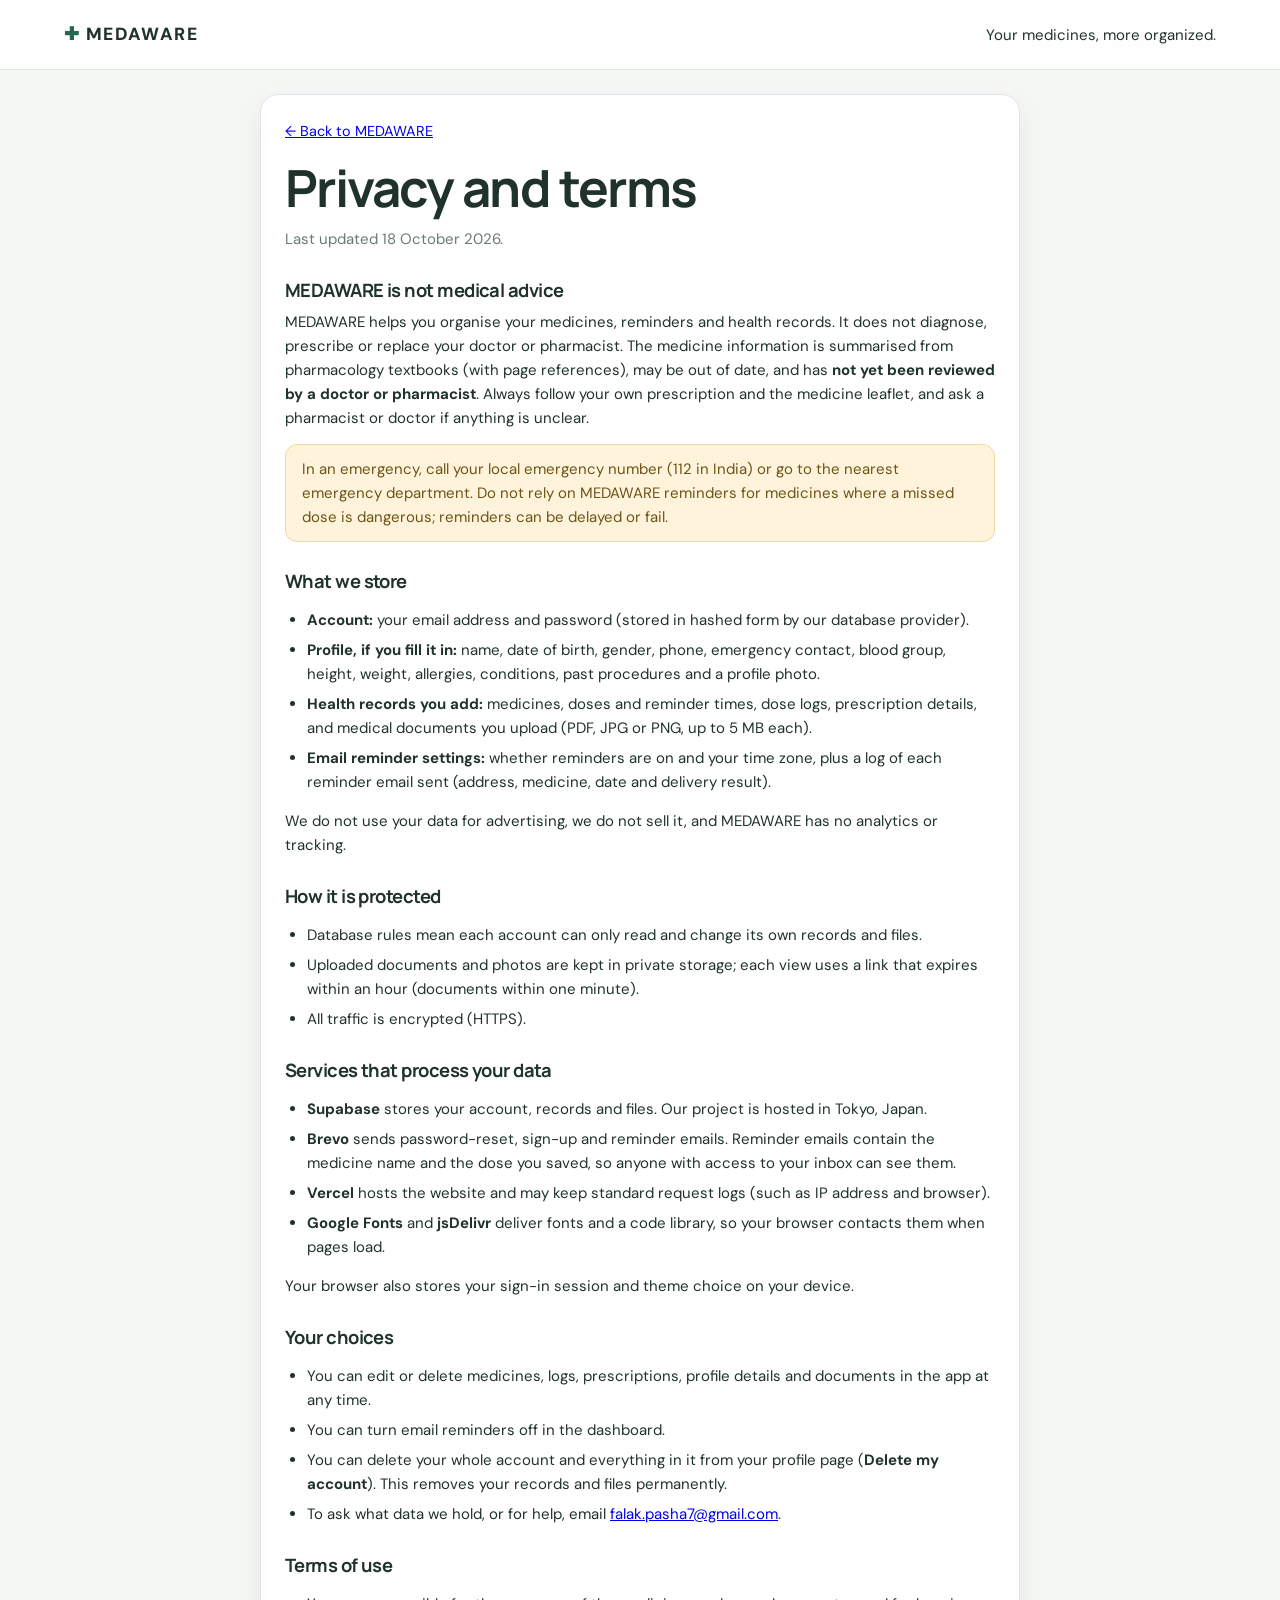
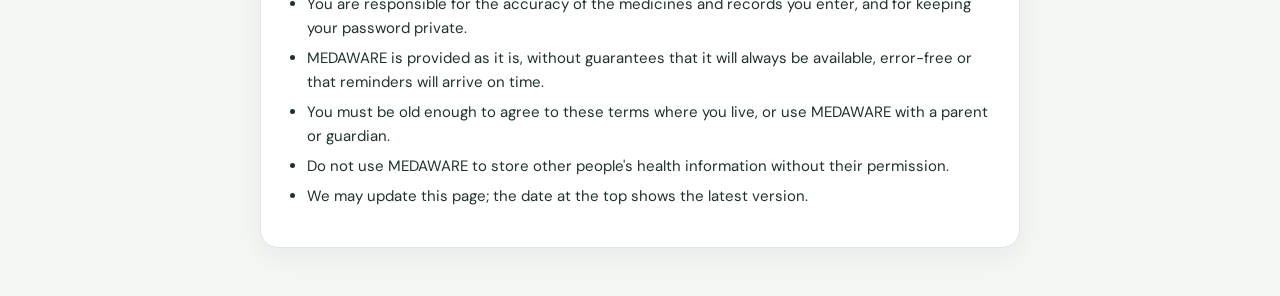
<file: privacy.html>
<!DOCTYPE html>
<html lang="en">
<head>
  <meta charset="UTF-8">
  <meta name="viewport" content="width=device-width, initial-scale=1.0">
  <meta name="description" content="How MEDAWARE handles your data, and the terms for using it.">
  <title>MEDAWARE | Privacy and terms</title>
  <link rel="icon" href="favicon.svg" type="image/svg+xml">

  <!-- Applies the saved theme before first paint (not deferred on purpose) -->
  <script src="js/shared/theme.js"></script>

  <link rel="stylesheet" href="css/style.css">
  <link rel="stylesheet" href="css/theme.css">
  <link rel="stylesheet" href="css/pages/legal.css">
</head>

<body>
  <header class="site-header">
    <a class="brand" href="index.html" aria-label="MEDAWARE home">✚ MEDAWARE</a>
    <span>Your medicines, more organized.</span>
  </header>

  <main class="legal panel">
    <a href="index.html" class="back-link">← Back to MEDAWARE</a>
    <h1>Privacy and terms</h1>
    <p class="muted">Last updated 18 October 2026.</p>

    <section aria-labelledby="not-medical">
      <h2 id="not-medical">MEDAWARE is not medical advice</h2>
      <p>
        MEDAWARE helps you organise your medicines, reminders and health records. It does not diagnose,
        prescribe or replace your doctor or pharmacist. The medicine information is summarised from
        pharmacology textbooks (with page references), may be out of date, and has
        <strong>not yet been reviewed by a doctor or pharmacist</strong>. Always follow your own
        prescription and the medicine leaflet, and ask a pharmacist or doctor if anything is unclear.
      </p>
      <p class="callout">
        In an emergency, call your local emergency number (112 in India) or go to the nearest
        emergency department. Do not rely on MEDAWARE reminders for medicines where a missed dose
        is dangerous; reminders can be delayed or fail.
      </p>
    </section>

    <section aria-labelledby="what">
      <h2 id="what">What we store</h2>
      <ul>
        <li><strong>Account:</strong> your email address and password (stored in hashed form by our database provider).</li>
        <li><strong>Profile, if you fill it in:</strong> name, date of birth, gender, phone, emergency contact, blood group, height, weight, allergies, conditions, past procedures and a profile photo.</li>
        <li><strong>Health records you add:</strong> medicines, doses and reminder times, dose logs, prescription details, and medical documents you upload (PDF, JPG or PNG, up to 5 MB each).</li>
        <li><strong>Email reminder settings:</strong> whether reminders are on and your time zone, plus a log of each reminder email sent (address, medicine, date and delivery result).</li>
      </ul>
      <p>We do not use your data for advertising, we do not sell it, and MEDAWARE has no analytics or tracking.</p>
    </section>

    <section aria-labelledby="protect">
      <h2 id="protect">How it is protected</h2>
      <ul>
        <li>Database rules mean each account can only read and change its own records and files.</li>
        <li>Uploaded documents and photos are kept in private storage; each view uses a link that expires within an hour (documents within one minute).</li>
        <li>All traffic is encrypted (HTTPS).</li>
      </ul>
    </section>

    <section aria-labelledby="who">
      <h2 id="who">Services that process your data</h2>
      <ul>
        <li><strong>Supabase</strong> stores your account, records and files. Our project is hosted in Tokyo, Japan.</li>
        <li><strong>Brevo</strong> sends password-reset, sign-up and reminder emails. Reminder emails contain the medicine name and the dose you saved, so anyone with access to your inbox can see them.</li>
        <li><strong>Vercel</strong> hosts the website and may keep standard request logs (such as IP address and browser).</li>
        <li><strong>Google Fonts</strong> and <strong>jsDelivr</strong> deliver fonts and a code library, so your browser contacts them when pages load.</li>
      </ul>
      <p>Your browser also stores your sign-in session and theme choice on your device.</p>
    </section>

    <section aria-labelledby="choices">
      <h2 id="choices">Your choices</h2>
      <ul>
        <li>You can edit or delete medicines, logs, prescriptions, profile details and documents in the app at any time.</li>
        <li>You can turn email reminders off in the dashboard.</li>
        <li>
          You can delete your whole account and everything in it from your profile page
          (<strong>Delete my account</strong>). This removes your records and files permanently.
        </li>
        <li>
          To ask what data we hold, or for help, email
          <a href="mailto:falak.pasha7@gmail.com" data-contact-email>falak.pasha7@gmail.com</a>.
        </li>
      </ul>
    </section>

    <section aria-labelledby="terms">
      <h2 id="terms">Terms of use</h2>
      <ul>
        <li>You are responsible for the accuracy of the medicines and records you enter, and for keeping your password private.</li>
        <li>MEDAWARE is provided as it is, without guarantees that it will always be available, error-free or that reminders will arrive on time.</li>
        <li>You must be old enough to agree to these terms where you live, or use MEDAWARE with a parent or guardian.</li>
        <li>Do not use MEDAWARE to store other people's health information without their permission.</li>
        <li>We may update this page; the date at the top shows the latest version.</li>
      </ul>
    </section>
  </main>
</body>
</html>
</file>
<file: css/style.css>
/* ========================================
   MEDAWARE | Medicine Management
   Main stylesheet
======================================== */

@import url('https://fonts.googleapis.com/css2?family=DM+Sans:wght@400;500;600;700&family=Manrope:wght@500;600;700;800&display=swap');

/* ---------- Theme ---------- */

:root {
  --ink: #20332b;
  --muted: #6b7b71;
  --green: #28664f;
  --green-dark: #1e503c;
  --mint: #e8f2e9;
  --paper: #f5f7f2;
  --line: #e0e7df;
  --white: #ffffff;
  --danger: #a7372b;
  --shadow: 0 10px 30px rgba(24, 59, 37, 0.06);
}

/* ---------- Reset and base ---------- */

* {
  box-sizing: border-box;
}

html {
  scroll-behavior: smooth;
}

body {
  margin: 0;
  background: var(--paper);
  color: var(--ink);
  font: 15px/1.6 'DM Sans', sans-serif;
}

button,
input,
textarea,
select {
  font: inherit;
}

button {
  cursor: pointer;
  transition:
    background-color 0.2s ease,
    color 0.2s ease,
    border-color 0.2s ease,
    transform 0.2s ease;
}

button:focus-visible,
a:focus-visible,
input:focus-visible,
textarea:focus-visible,
select:focus-visible {
  outline: 3px solid #a5cfb1;
  outline-offset: 2px;
}

h1,
h2,
h3 {
  font-family: 'Manrope', sans-serif;
  line-height: 1.25;
  letter-spacing: -0.03em;
}

h1 {
  font-size: clamp(2rem, 4vw, 3.2rem);
}

h2 {
  margin-top: 0;
  font-size: 1.4rem;
}

p {
  margin: 8px 0 14px;
}

small {
  font-size: 0.82rem;
}

.hidden,
[hidden] {
  display: none !important;
}

.muted,
small {
  color: var(--muted);
}

/* ---------- Header ---------- */

.site-header,
header {
  min-height: 70px;
  padding: 12px 5vw;
  display: flex;
  align-items: center;
  justify-content: space-between;
  gap: 20px;
  background: rgba(255, 255, 255, 0.92);
  border-bottom: 1px solid var(--line);
}

.brand {
  color: var(--ink);
  text-decoration: none;
  font-weight: 800;
  font-size: 1.1rem;
  letter-spacing: 0.08em;
  white-space: nowrap;
}

.brand:first-letter {
  color: var(--green);
}

/* ---------- Main layout ---------- */

main {
  width: min(1160px, 92vw);
  margin: 34px auto 60px;
}

.auth-layout {
  display: grid;
  grid-template-columns: 1.1fr 0.8fr;
  align-items: center;
  gap: 8vw;
  min-height: 65vh;
}

.hero {
  padding: 20px 0;
}

.hero em {
  color: var(--green);
  font-style: normal;
}

.hero ul {
  padding-left: 22px;
  color: var(--green);
  font-weight: 600;
  line-height: 2;
}

.hero small {
  display: block;
  max-width: 480px;
  margin-top: 25px;
}

.eyebrow {
  color: var(--green);
  font-size: 0.75rem;
  font-weight: 700;
  letter-spacing: 0.13em;
}

/* ---------- Panels and cards ---------- */

.panel {
  min-width: 0;
  padding: 24px;
  background: var(--white);
  border: 1px solid var(--line);
  border-radius: 18px;
  box-shadow: var(--shadow);
}

.columns {
  display: grid;
  grid-template-columns: 0.85fr 1.15fr;
  align-items: start;
  gap: 16px;
}

.form,
.list {
  min-width: 0;
}

/* ---------- Tabs and buttons ---------- */

.tabs {
  display: flex;
  flex-wrap: wrap;
  gap: 8px;
  margin-bottom: 22px;
}

.tabs button,
button {
  padding: 10px 13px;
  color: var(--ink);
  background: #f2f5f1;
  border: 1px solid var(--line);
  border-radius: 9px;
}

button:disabled {
  cursor: wait;
  opacity: 0.65;
}

.tabs button {
  flex: 1;
}

.tabs button:hover,
button:hover {
  border-color: #b6cdbb;
}

.tabs button.active {
  color: var(--white);
  background: var(--green);
  border-color: var(--green);
}

.primary {
  color: var(--white);
  background: var(--green);
  border-color: var(--green);
  font-weight: 700;
}

.primary:hover {
  color: var(--white);
  background: var(--green-dark);
}

.full {
  width: 100%;
  margin-top: 18px;
}

.actions {
  display: flex;
  flex-wrap: wrap;
  gap: 8px;
  margin-top: 15px;
}

/* ---------- Forms ---------- */

label {
  display: block;
  margin: 13px 0 5px;
  font-size: 0.85rem;
  font-weight: 700;
}

input,
textarea,
select {
  display: block;
  width: 100%;
  min-width: 0;
  padding: 11px 12px;
  color: var(--ink);
  background: var(--white);
  border: 1px solid #d5dfd5;
  border-radius: 9px;
}

input:focus,
textarea:focus,
select:focus {
  border-color: #7da98b;
  outline: 2px solid #c5e0cc;
}

input::placeholder,
textarea::placeholder {
  color: #89968d;
}

textarea {
  resize: vertical;
}

input[type="checkbox"],
input[type="radio"] {
  display: inline-block;
  width: auto;
}

/* ---------- Status messages ---------- */

.msg {
  min-height: 1em;
  color: var(--green);
  font-size: 0.85rem;
  overflow-wrap: anywhere;
}

.msg.error {
  color: var(--danger);
}

.notice {
  margin: 16px 0;
  padding: 13px 16px;
  color: #6d5318;
  background: #fff4db;
  border: 1px solid #edd9a6;
  border-radius: 12px;
  overflow-wrap: anywhere;
}

.reminder-status {
  margin: 16px 0 6px;
  padding: 11px 14px;
  color: var(--green-dark);
  background: var(--mint);
  border: 1px solid #cfe1d1;
  border-radius: 10px;
}

.reminder-disclaimer {
  display: block;
  max-width: 850px;
}

/* ---------- Dashboard welcome ---------- */

.welcome {
  display: flex;
  align-items: center;
  justify-content: space-between;
  gap: 20px;
}

.welcome h1 {
  margin: 8px 0;
  font-size: clamp(1.8rem, 3vw, 2.6rem);
}

/* ---------- Statistics ---------- */

.stats {
  display: grid;
  grid-template-columns: repeat(3, minmax(0, 1fr));
  gap: 14px;
  margin: 24px 0;
}

.stats .panel {
  padding: 17px 20px;
}

.stats small {
  display: block;
}

.stats strong {
  display: block;
  font: 800 2rem 'Manrope', sans-serif;
}

/* ---------- Dashboard navigation ---------- */

.main-tabs {
  padding-bottom: 10px;
  border-bottom: 1px solid var(--line);
  overflow-x: auto;
}

.main-tabs button {
  flex: 0 0 auto;
  white-space: nowrap;
}

.content {
  margin-top: 20px;
}

/* ---------- Medicine and prescription lists ---------- */

.empty {
  padding: 25px 5px;
  color: var(--muted);
  text-align: center;
}

.record {
  margin: 10px 0;
  padding: 14px;
  background: var(--white);
  border: 1px solid var(--line);
  border-radius: 12px;
  overflow-wrap: anywhere;
}

.record-title {
  margin: 0;
  font-weight: 700;
}

.record-meta {
  color: var(--muted);
  font-size: 0.84rem;
}

.record-actions {
  display: flex;
  flex-wrap: wrap;
  gap: 7px;
  margin-top: 10px;
}

.record-actions button {
  padding: 6px 9px;
  font-size: 0.8rem;
}

.danger {
  color: var(--danger);
}

/* ---------- Medication tracking ---------- */

.tracker {
  margin-top: 18px;
}

.doseform {
  display: grid;
  grid-template-columns: minmax(0, 1fr) 150px auto;
  align-items: end;
  gap: 12px;
}

/* ---------- Medicine information ---------- */

.info-grid {
  display: grid;
  grid-template-columns: repeat(2, minmax(0, 1fr));
  gap: 14px;
  margin-top: 15px;
}

.info-card {
  padding: 20px;
  background: var(--white);
  border: 1px solid var(--line);
  border-radius: 13px;
}

.tag {
  display: inline-block;
  padding: 3px 9px;
  color: var(--green);
  background: var(--mint);
  border-radius: 99px;
  font-size: 0.75rem;
  font-weight: 700;
}

/* Checkbox rows in the email-reminder form (kept out of inline styles for the CSP) */
.check-row {
  display: flex;
  gap: 8px;
  align-items: center;
}

input.check-input {
  width: auto;
  margin: 0;
}

.sr-only {
  position: absolute;
  width: 1px;
  height: 1px;
  overflow: hidden;
  clip: rect(0 0 0 0);
  white-space: nowrap;
}

/* ---------- Guided medicine chat ---------- */

.chat-header {
  display: flex;
  align-items: center;
  justify-content: space-between;
  gap: 12px;
}

.chat-header h2 {
  margin: 0;
}

.chat-restart {
  flex: none;
  padding: 6px 12px;
  font-size: 0.85rem;
}

.chat-log {
  position: relative; /* bubble offsetTop is measured from the log */
  display: flex;
  flex-direction: column;
  gap: 10px;
  max-height: 460px;
  margin: 12px 0;
  padding: 12px;
  overflow-y: auto;
  background: var(--surface-tint, #f6f4ff);
  border: 1px solid var(--line);
  border-radius: 12px;
}

.chat-msg {
  max-width: 88%;
  padding: 10px 13px;
  border-radius: 12px;
  overflow-wrap: anywhere;
}

.chat-msg p,
.chat-msg ul {
  margin: 6px 0 0;
}

.chat-msg ul {
  padding-left: 20px;
}

.chat-user {
  align-self: flex-end;
  color: #fff;
  background: var(--accent-strong, #5444a3);
}

.chat-bot {
  align-self: flex-start;
  background: var(--white);
  border: 1px solid var(--line);
}

.chat-title {
  display: block;
}

.chat-tag {
  display: inline-block;
  margin-top: 6px;
  padding: 2px 8px;
  color: #6d5318;
  background: #fff4db;
  border-radius: 99px;
  font-size: 0.75rem;
  font-weight: 700;
}

.chat-cite {
  color: var(--muted);
  font-size: 0.8rem;
}

.chat-warn {
  padding: 7px 10px;
  color: #6d5318;
  background: #fff4db;
  border-radius: 8px;
  font-size: 0.85rem;
}

.chat-urgent {
  padding: 9px 12px;
  color: #7a1a12;
  background: #fde4e0;
  border: 1px solid #f2b8b0;
  border-radius: 8px;
  font-weight: 700;
}

.chat-actions {
  display: flex;
  flex-wrap: wrap;
  gap: 6px;
  margin-top: 10px;
}

.chat-actions .chat-chip {
  width: auto;
  padding: 5px 11px;
  color: var(--accent-text, #6352b3);
  background: var(--surface-tint, #f6f4ff);
  border: 1px solid var(--line);
  border-radius: 99px;
  font-size: 0.85rem;
  font-weight: 600;
}

.chat-form {
  display: flex;
  gap: 8px;
}

@media (max-width: 600px) {
  .chat-bot {
    max-width: 100%;
  }

  .chat-log {
    padding: 8px;
  }
}

.chat-form input {
  flex: 1;
}

.chat-form button {
  flex: none;
}

.info-group-heading {
  margin: 26px 0 0;
}

.book-source {
  font-size: 0.85rem;
}

#medicineInfoResults {
  align-items: start;
}

.medicine-info-card h3 {
  margin-bottom: 4px;
}

.tag.tag-unreviewed {
  color: #6d5318;
  background: #fff4db;
}

.book-section {
  border-top: 1px solid var(--line);
  padding: 8px 0;
}

.book-section summary {
  cursor: pointer;
  font-weight: 700;
}

.book-section ul {
  margin: 8px 0 0;
  padding-left: 20px;
}

.book-cite {
  margin: 10px 0 0;
  color: var(--muted);
  font-size: 0.8rem;
  font-weight: 700;
}

.book-section ul + .book-cite {
  margin-top: 12px;
}

.book-pages {
  color: var(--muted);
  font-weight: 400;
  font-size: 0.85rem;
}

.book-dose-note {
  margin: 8px 0 0;
  color: var(--muted);
  font-size: 0.85rem;
}

.book-flag,
.book-update {
  margin: 10px 0 0;
  padding: 9px 12px;
  border-radius: 10px;
  font-size: 0.85rem;
  overflow-wrap: anywhere;
}

.book-flag {
  color: #6d5318;
  background: #fff4db;
}

.book-update {
  margin-bottom: 10px;
  color: #7a2e1d;
  background: #fdebe6;
}

.book-update a {
  color: inherit;
}

.book-update-source {
  display: block;
  margin-top: 4px;
}

/* ---------- Footer ---------- */

footer {
  margin-top: 32px;
  color: var(--muted);
  font-size: 0.8rem;
  text-align: center;
}

/* ---------- Toast notifications ---------- */

.toast {
  position: fixed;
  right: 20px;
  bottom: 20px;
  z-index: 1000;
  max-width: min(400px, 90vw);
  padding: 13px 17px;
  color: var(--white);
  background: #203d30;
  border-radius: 10px;
  box-shadow: var(--shadow);
  overflow-wrap: anywhere;
}

.toast.toast-error {
  background: var(--danger) !important;
}

/* ---------- Tablet ---------- */

@media (max-width: 780px) {
  .auth-layout,
  .columns {
    grid-template-columns: minmax(0, 1fr);
  }

  .auth-layout {
    gap: 20px;
    padding: 20px 0;
  }

  .stats {
    gap: 8px;
  }

  .stats .panel {
    padding: 13px;
  }

  .stats strong {
    font-size: 1.6rem;
  }

  .welcome {
    align-items: flex-start;
    flex-direction: column;
  }

  .doseform {
    grid-template-columns: repeat(2, minmax(0, 1fr));
  }

  .doseform button {
    grid-column: 1 / -1;
  }
}

/* ---------- Mobile ---------- */

@media (max-width: 500px) {
  body {
    font-size: 14px;
  }

  header > span {
    display: none;
  }

  main {
    width: 92vw;
    margin-top: 22px;
  }

  .stats {
    grid-template-columns: minmax(0, 1fr);
  }

  .stats .panel {
    display: flex;
    align-items: center;
    justify-content: space-between;
    gap: 12px;
  }

  .info-grid {
    grid-template-columns: minmax(0, 1fr);
  }

  .panel {
    padding: 18px;
  }

  .doseform {
    grid-template-columns: minmax(0, 1fr);
  }

  .doseform button {
    grid-column: auto;
  }

  .tabs {
    gap: 6px;
  }
}

/* ---------- Reduced motion accessibility ---------- */

@media (prefers-reduced-motion: reduce) {
  html {
    scroll-behavior: auto;
  }

  *,
  *::before,
  *::after {
    transition-duration: 0.01ms !important;
  }
}

.tabs a {
  flex: 1;
  display: flex;
  align-items: center;
  justify-content: center;
  text-align: center;
  padding: 14px;
  border-radius: 10px;
  text-decoration: none;
  font: inherit;
  color: inherit;
  background: #f1f5f1;
  border: 1px solid #dce6dc;
  box-sizing: border-box;
}

.tabs a:hover {
  opacity: 0.9;
}

/* ---------- Today's schedule ---------- */

.today {
  margin: 26px 0 8px;
}

.today-head {
  display: flex;
  flex-wrap: wrap;
  align-items: baseline;
  justify-content: space-between;
  gap: 4px 16px;
}

.today-head h2,
.today-head p {
  margin: 0;
}

.today-grid {
  display: grid;
  grid-template-columns: repeat(auto-fill, minmax(min(240px, 100%), 1fr));
  gap: 16px;
  margin-top: 14px;
}

.today-grid.empty {
  display: block;
  background: var(--white);
  border: 1px dashed var(--line);
  border-radius: 14px;
}

.medicine-card {
  padding: 20px;
  background: var(--white);
  border: 1px solid var(--line);
  border-radius: 16px;
  box-shadow: var(--shadow);
  overflow-wrap: anywhere;
}

.medicine-icon {
  display: grid;
  place-items: center;
  width: 44px;
  height: 44px;
  margin-bottom: 12px;
  font-size: 1.4rem;
  background: var(--mint);
  border-radius: 12px;
}

.medicine-name {
  margin: 0 0 4px;
  font-size: 1.1rem;
}

.medicine-dosage {
  margin: 0 0 8px;
  color: var(--muted);
  font-size: 0.88rem;
}

.medicine-time {
  margin: 0 0 12px;
  color: var(--green-dark);
  font-weight: 700;
}

.medicine-status {
  margin: 0;
  padding: 6px 10px;
  border-radius: 8px;
  font-size: 0.8rem;
  font-weight: 600;
  text-align: center;
}

.status-logged {
  color: #1e6b2f;
  background: #e6f4ea;
}

.status-upcoming {
  color: var(--green-dark);
  background: var(--mint);
}

.status-due {
  color: #7a4100;
  background: #fff1dc;
}

.today-note {
  margin: 10px 0 0;
  font-size: 0.85rem;
}

.today-stats {
  display: grid;
  grid-template-columns: repeat(3, minmax(0, 1fr));
  gap: 14px;
  margin-top: 16px;
}

.today-stats .panel {
  padding: 17px 20px;
}

.today-stats small {
  display: block;
}

.today-stats strong {
  display: block;
  font: 800 2rem 'Manrope', sans-serif;
}

@media (max-width: 500px) {
  .today-stats {
    grid-template-columns: minmax(0, 1fr);
  }
}

/* "Forgot password?" link under the login password field */
.forgot-link {
  display: block;
  width: fit-content;
  margin: 8px 0 0 auto;
  color: var(--green);
  font-size: 0.85rem;
  font-weight: 500;
}

/* Short "not medical advice / privacy" line under the login and sign-up forms */
.legal-note {
  margin-top: 14px;
  font-size: 0.8rem;
  text-align: center;
}

.legal-note a,
footer a {
  color: var(--accent-text, #6352b3);
}

/* Cloudflare Turnstile security check (shown only when a site key is configured) */
.captcha-box {
  min-height: 65px;
  margin: 10px 0;
}
</file>
<file: css/theme.css>
/* ==========================================================================
   MEDAWARE | Theme palettes, 3D background layer and themed components
   - Palettes live on :root[data-theme] ("female", "male", or default). js/shared/theme.js
     sets data-theme from the user's profile gender before the page is painted.
   - js/shared/background-scene.js sets body.auth-view (login) or body.app-view (signed-in
     pages). Without it, css/style.css alone still gives a complete design.
   - The spec's bright tones (--primary, --primary-light, ...) are decorative. Text
     uses the --accent-text / --accent-strong / --heading tokens, which keep WCAG AA
     contrast (4.5:1) on white, on the page gradient, and over the animated wave.
   ========================================================================== */

@import url('https://fonts.googleapis.com/css2?family=Onest:wght@300;400;500;600&display=swap');

/* ---------- Default palette (no gender chosen, "other" or "prefer not to say") ---------- */
:root,
:root[data-theme="default"] {
  --primary: #7c6bc4;
  --primary-light: #a89cdb;
  --primary-dark: #4a3d8f;
  --accent-1: #6c5ce7;
  --accent-2: #c4b8f0;
  --accent-3: #ede8ff;

  --bg-primary: #ffffff;
  --bg-secondary: #f8f7ff;
  --bg-card: rgba(255, 255, 255, 0.95);
  --bg-gradient: linear-gradient(180deg, #ffffff 0%, #ede8ff 100%);
  --bg-header-gradient: linear-gradient(135deg, #7c6bc4, #4a3d8f);

  --text-primary: #2d2d2d;
  --text-secondary: #5a5470;   /* 7.15:1 on white */
  --text-muted: #6b6585;       /* 5.49:1 on white (spec #999 is 2.85:1) */
  --accent-text: #6352b3;      /* 5.19:1 on the gradient */
  --accent-strong: #5444a3;    /* 5.35:1 over the wave */
  --heading: #4a3d8f;          /* 8.92:1 on white */
  --button-gradient: linear-gradient(135deg, #6c5ce7, #4a3d8f); /* white text >= 4.86:1 */
  --heading-gradient: linear-gradient(135deg, #6352b3, #4a3d8f);

  --surface-tint: #f6f4ff;
  --surface-input: #fbfaff;
  --border-soft: #e2dcf7;
  --border-hover: #c4b8f0;
  --tint: #ebe6ff;
  --line: #e4dff5;
  --placeholder: #857f9c;
  --toast-bg: #2a2250;
  --border-focus: #6352b3;

  --shadow-color: rgba(124, 107, 196, 0.15);
  --shadow-hover: rgba(124, 107, 196, 0.25);
  --glow-color: rgba(124, 107, 196, 0.3);

  /* Read by js/shared/background-scene.js */
  --particle-color-1: #7c6bc4;
  --particle-color-2: #4a3d8f;
  --particle-color-3: #a89cdb;
  --particle-color-4: #6c5ce7;
  --particle-color-5: #c4b8f0;
}

/* ---------- Female palette (pink / red / white) ---------- */
:root[data-theme="female"] {
  --primary: #ff69b4;
  --primary-light: #ffb6d9;
  --primary-dark: #dc143c;
  --accent-1: #ff4458;
  --accent-2: #ffc0cb;
  --accent-3: #ffe4e1;

  --bg-primary: #ffffff;
  --bg-secondary: #fff5f7;
  --bg-card: rgba(255, 255, 255, 0.95);
  --bg-gradient: linear-gradient(180deg, #ffffff 0%, #ffe4e1 100%);
  --bg-header-gradient: linear-gradient(135deg, #ff69b4, #dc143c);

  --text-primary: #2d2d2d;
  --text-secondary: #6b4a57;   /* 7.66:1 on white */
  --text-muted: #7d5a68;       /* 5.94:1 on white */
  --accent-text: #c2185b;      /* 4.88:1 on the gradient */
  --accent-strong: #a3154c;    /* 5.64:1 over the wave */
  --heading: #dc143c;          /* 4.99:1 on white */
  --button-gradient: linear-gradient(135deg, #d6336c, #dc143c); /* white text >= 4.62:1 */
  --heading-gradient: linear-gradient(135deg, #c2185b, #dc143c);

  --surface-tint: #fff4f8;
  --surface-input: #fff9fb;
  --border-soft: #f6dbe6;
  --border-hover: #f2a7c4;
  --tint: #fde8f0;
  --line: #f3d9e3;
  --placeholder: #9b7f8b;
  --toast-bg: #4a1b2d;
  --border-focus: #c2185b;

  --shadow-color: rgba(255, 105, 180, 0.15);
  --shadow-hover: rgba(255, 105, 180, 0.25);
  --glow-color: rgba(255, 105, 180, 0.3);

  --particle-color-1: #ff69b4;
  --particle-color-2: #dc143c;
  --particle-color-3: #ffb6d9;
  --particle-color-4: #ff4458;
  --particle-color-5: #ffc0cb;
}

/* ---------- Male palette (blue / navy / white) ---------- */
:root[data-theme="male"] {
  --primary: #4a90d9;
  --primary-light: #7eb8ff;
  --primary-dark: #1a3a6b;
  --accent-1: #2c6fbb;
  --accent-2: #a8d4ff;
  --accent-3: #e8f2ff;

  --bg-primary: #ffffff;
  --bg-secondary: #f5f9ff;
  --bg-card: rgba(255, 255, 255, 0.95);
  --bg-gradient: linear-gradient(180deg, #ffffff 0%, #e8f2ff 100%);
  --bg-header-gradient: linear-gradient(135deg, #4a90d9, #1a3a6b);

  --text-primary: #1a1a2e;
  --text-secondary: #4a4a6a;   /* 8.47:1 on white */
  --text-muted: #5d5d7d;       /* 6.31:1 on white (spec #8888aa is 3.42:1) */
  --accent-text: #2c6fbb;      /* 4.53:1 on the gradient */
  --accent-strong: #1f5a9e;    /* 5.26:1 over the wave */
  --heading: #1a3a6b;          /* 11.28:1 on white */
  --button-gradient: linear-gradient(135deg, #2c6fbb, #1a3a6b); /* white text >= 5.12:1 */
  --heading-gradient: linear-gradient(135deg, #2c6fbb, #1a3a6b);

  --surface-tint: #f3f8ff;
  --surface-input: #f9fbff;
  --border-soft: #d6e6fb;
  --border-hover: #a8d4ff;
  --tint: #e3efff;
  --line: #dbe7f7;
  --placeholder: #77839a;
  --toast-bg: #13284a;
  --border-focus: #2c6fbb;

  --shadow-color: rgba(74, 144, 217, 0.15);
  --shadow-hover: rgba(74, 144, 217, 0.25);
  --glow-color: rgba(74, 144, 217, 0.3);

  --particle-color-1: #4a90d9;
  --particle-color-2: #1a3a6b;
  --particle-color-3: #7eb8ff;
  --particle-color-4: #2c6fbb;
  --particle-color-5: #a8d4ff;
}

/* ---------- Page base for themed views ---------- */

body.auth-view,
body.app-view {
  /* Re-point css/style.css's own variables, so existing components follow the theme. */
  --ink: var(--text-primary);
  --muted: var(--text-secondary);
  --green: var(--accent-text);
  --green-dark: var(--accent-strong);
  --mint: var(--tint);
  --shadow: 0 8px 24px var(--shadow-color);

  min-height: 100vh;
  color: var(--text-primary);
  background: var(--bg-gradient);
  font-family: "Onest", -apple-system, BlinkMacSystemFont, "Segoe UI", Roboto, sans-serif;
}

/* ---------- 3D canvas: fixed behind all page content ---------- */

#bgCanvas {
  display: none;
}

body.auth-view #bgCanvas,
body.app-view #bgCanvas {
  position: fixed;
  inset: 0;
  z-index: 0;
  display: block;
  width: 100%;
  height: 100%;
  pointer-events: none;
}

body.auth-view main,
body.app-view main {
  position: relative;
  z-index: 1;
}

/* ---------- Header (all themed pages) ---------- */

body.auth-view .site-header,
body.app-view .site-header {
  position: relative;
  z-index: 2;
  background: rgba(255, 255, 255, 0.78);
  border-bottom-color: var(--border-soft);
  backdrop-filter: blur(8px);
}

body.auth-view .brand,
body.app-view .brand {
  color: var(--text-primary);
}

body.auth-view .brand:first-letter,
body.app-view .brand:first-letter {
  color: var(--heading);
}

body.auth-view .site-header > span,
body.app-view .site-header > span {
  color: var(--text-secondary);
}

body.app-view .site-header button {
  color: var(--accent-text);
  background: var(--surface-tint);
  border-color: var(--border-soft);
}

.site-nav {
  display: flex;
  align-items: center;
  gap: 8px;
}

.site-nav a {
  padding: 9px 12px;
  color: var(--accent-text);
  border-radius: 9px;
  font-weight: 500;
  text-decoration: none;
}

.site-nav a:hover,
.site-nav a[aria-current="page"] {
  background: var(--tint);
}

body.auth-view button:focus-visible,
body.auth-view a:focus-visible,
body.app-view button:focus-visible,
body.app-view a:focus-visible,
body.app-view input:focus-visible,
body.app-view textarea:focus-visible,
body.app-view select:focus-visible {
  outline: 3px solid var(--border-focus);
  outline-offset: 2px;
}

body.auth-view .toast,
body.app-view .toast {
  background: var(--toast-bg);
}

/* ==========================================================================
   Login screen
   ========================================================================== */

body.auth-view #auth h1,
body.auth-view #auth h2 {
  font-family: inherit;
  font-weight: 400;
  letter-spacing: -0.012em;
}

body.auth-view #auth .hero h1 {
  font-size: clamp(2.1rem, 4.2vw, 2.9rem);
  color: var(--accent-text);
  background: var(--heading-gradient);
  -webkit-background-clip: text;
  background-clip: text;
  -webkit-text-fill-color: transparent;
}

body.auth-view #auth .hero em {
  color: var(--heading);
  -webkit-text-fill-color: var(--heading);
}

body.auth-view #auth .hero p {
  font-size: 1.06rem;
  font-weight: 300;
}

body.auth-view #auth .eyebrow,
body.auth-view #auth .hero ul {
  color: var(--accent-text);
}

body.auth-view #auth .hero ul {
  font-weight: 500;
}

body.auth-view #auth .hero li::marker {
  color: var(--primary);
}

body.auth-view #auth .hero small {
  color: var(--text-secondary);
}

body.auth-view #auth .hero,
body.auth-view #auth .panel {
  position: relative;
  z-index: 1;
}

body.auth-view #auth .panel {
  padding: 40px 32px;
  background: rgba(255, 255, 255, 0.9);
  border: 1px solid var(--border-soft);
  border-radius: 20px;
  box-shadow:
    0 20px 60px var(--shadow-color),
    0 0 40px var(--shadow-color);
  backdrop-filter: blur(10px);
  animation: medaware-slide-up 0.8s ease-out both;
}

@keyframes medaware-slide-up {
  from {
    opacity: 0;
    transform: translateY(40px);
  }
  to {
    opacity: 1;
    transform: translateY(0);
  }
}

body.auth-view #auth .panel h2 {
  color: var(--heading);
  font-size: 1.6rem;
}

body.auth-view #auth .muted {
  color: var(--text-secondary);
}

body.auth-view #auth label {
  color: var(--text-primary);
  font-size: 0.8rem;
  font-weight: 500;
  letter-spacing: 0.04em;
  text-transform: uppercase;
}

body.auth-view #auth input {
  padding: 13px 15px;
  background: var(--surface-input);
  border: 2px solid var(--border-soft);
  border-radius: 10px;
  transition: border-color 0.3s ease, box-shadow 0.3s ease, background-color 0.3s ease;
}

/* The focus border uses a text-safe tone so keyboard focus stays clearly visible. */
body.auth-view #auth input:focus,
body.auth-view #auth input:focus-visible {
  background: var(--bg-primary);
  border-color: var(--border-focus);
  outline: none;
  box-shadow: 0 0 0 4px var(--glow-color), 0 0 20px var(--shadow-hover);
}

body.auth-view #auth input::placeholder {
  color: var(--placeholder);
}

/* Tabs: "Log in" is the active button, "Create account" links to signup.html. */
body.auth-view #auth .tabs button,
body.auth-view #auth .tabs a {
  color: var(--accent-text);
  background: var(--surface-tint);
  border: 1px solid var(--border-soft);
  border-radius: 10px;
}

body.auth-view #auth .tabs button.active {
  color: #ffffff;
  background: var(--button-gradient);
  border-color: transparent;
}

body.auth-view #auth .tabs a:hover {
  opacity: 1;
  border-color: var(--primary);
}

/* Primary "Log in" button with a light sheen on hover. */
body.auth-view #auth .primary {
  position: relative;
  overflow: hidden;
  padding: 14px 24px;
  color: #ffffff;
  background: var(--button-gradient);
  border: none;
  border-radius: 10px;
  font-weight: 500;
  transition: transform 0.3s ease, box-shadow 0.3s ease;
}

body.auth-view #auth .primary::before {
  content: "";
  position: absolute;
  top: 0;
  left: -100%;
  width: 100%;
  height: 100%;
  background: rgba(255, 255, 255, 0.2);
  transition: left 0.4s ease;
}

body.auth-view #auth .primary:hover:not(:disabled) {
  transform: translateY(-2px);
  box-shadow: 0 10px 25px var(--shadow-hover);
}

body.auth-view #auth .primary:hover:not(:disabled)::before {
  left: 100%;
}

body.auth-view #auth .msg {
  color: var(--accent-text);
}

body.auth-view #auth .msg.error {
  color: var(--danger);
}

/* ==========================================================================
   Signed-in pages (dashboard and profile): shared components
   ========================================================================== */

body.app-view main h1,
body.app-view main h2,
body.app-view main h3 {
  font-family: inherit;
  font-weight: 500;
  letter-spacing: -0.012em;
}

body.app-view main h2 {
  color: var(--heading);
}

body.app-view main .panel {
  background: var(--bg-card);
  border-color: var(--border-soft);
  border-radius: 16px;
}

body.app-view main button {
  color: var(--text-primary);
  background: var(--surface-tint);
  border-color: var(--border-soft);
}

body.app-view main button:hover {
  border-color: var(--border-hover);
}

body.app-view main button.danger {
  color: var(--danger);
}

body.app-view main .primary,
body.app-view main .tabs button.active {
  color: #ffffff;
  background: var(--button-gradient);
  border-color: transparent;
}

body.app-view main .primary {
  transition: transform 0.3s ease, box-shadow 0.3s ease;
}

body.app-view main .primary:hover:not(:disabled) {
  color: #ffffff;
  transform: translateY(-2px);
  box-shadow: 0 10px 25px var(--shadow-hover);
}

body.app-view main input,
body.app-view main textarea,
body.app-view main select {
  background: var(--surface-input);
  border-color: var(--line);
  border-radius: 10px;
}

body.app-view main input:focus,
body.app-view main textarea:focus,
body.app-view main select:focus {
  background: var(--bg-primary);
  border-color: var(--border-focus);
  outline: 2px solid var(--glow-color);
}

body.app-view main input::placeholder,
body.app-view main textarea::placeholder {
  color: var(--placeholder);
}

/* ==========================================================================
   Dashboard
   ========================================================================== */

body.app-view #app .welcome h1 {
  font-weight: 400;
  color: var(--accent-text);
  background: var(--heading-gradient);
  -webkit-background-clip: text;
  background-clip: text;
  -webkit-text-fill-color: transparent;
}

/* Text that sits directly on the animated background (not on a white panel). */
body.app-view #app .welcome .eyebrow,
body.app-view #app .today-head h2 {
  color: var(--accent-strong);
}

body.app-view #app .reminder-status {
  border-color: var(--border-soft);
}

/* Statistics: gradient numbers */
body.app-view #app .stats strong,
body.app-view #app .today-stats strong {
  font-family: inherit;
  font-weight: 500;
  color: var(--accent-text);
  background: var(--heading-gradient);
  -webkit-background-clip: text;
  background-clip: text;
  -webkit-text-fill-color: transparent;
}

/* Today's schedule cards */
body.app-view #app .medicine-card {
  background: var(--bg-card);
  border: 2px solid transparent;
  box-shadow: 0 8px 24px var(--shadow-color);
  transition: transform 0.3s ease, box-shadow 0.3s ease, border-color 0.3s ease;
}

body.app-view #app .medicine-card:hover {
  transform: translateY(-6px);
  border-color: var(--primary);
  box-shadow: 0 16px 40px var(--shadow-hover);
}

body.app-view #app .medicine-icon {
  background: linear-gradient(135deg, var(--primary), var(--primary-light));
}

body.app-view #app .medicine-time {
  color: var(--heading);
}

body.app-view #app .today-grid.empty {
  background: rgba(255, 255, 255, 0.9);
  border-color: var(--border-hover);
}

/* Entrance: sections rise in once when the dashboard appears. */
body.app-view #app .welcome,
body.app-view #app .today {
  animation: medaware-rise 0.7s ease-out both;
}

body.app-view #app .today {
  animation-delay: 0.15s;
}

@keyframes medaware-rise {
  from {
    opacity: 0;
    transform: translateY(24px);
  }
  to {
    opacity: 1;
    transform: translateY(0);
  }
}

/* ---------- Small screens ---------- */

@media (max-width: 600px) {
  /* Brand on the first line, account links on the next, instead of overflowing. */
  .site-header {
    flex-wrap: wrap;
    row-gap: 6px;
  }

  .site-nav {
    flex-wrap: wrap;
    gap: 4px;
    margin-left: auto;
  }

  .site-nav a,
  .site-nav button {
    padding: 8px 10px;
  }

  body.auth-view #auth .panel {
    padding: 32px 22px;
  }

  body.auth-view #auth input,
  body.auth-view #auth .primary {
    padding: 12px 14px;
  }
}

/* ---------- Reduced motion: no entrance or hover movement ---------- */

@media (prefers-reduced-motion: reduce) {
  body.auth-view #auth .panel,
  body.app-view #app .welcome,
  body.app-view #app .today {
    animation: none;
  }

  body.auth-view #auth .primary:hover:not(:disabled),
  body.app-view main .primary:hover:not(:disabled),
  body.app-view #app .medicine-card:hover {
    transform: none;
  }
}
</file>
<file: css/pages/legal.css>
/* MEDAWARE | Privacy and terms page */

.legal {
  max-width: 760px;
  margin: 24px auto 48px;
  line-height: 1.6;
}

.legal h1 {
  margin: 12px 0 4px;
}

.legal h2 {
  margin: 28px 0 8px;
  font-size: 1.15rem;
}

.legal ul {
  padding-left: 22px;
}

.legal li + li {
  margin-top: 6px;
}

.legal .callout {
  padding: 12px 16px;
  color: #6d5318;
  background: #fff4db;
  border: 1px solid #edd9a6;
  border-radius: 12px;
}

.legal .back-link {
  font-size: 0.9rem;
}

@media (max-width: 600px) {
  .legal {
    margin: 12px 16px 32px;
  }
}
</file>
